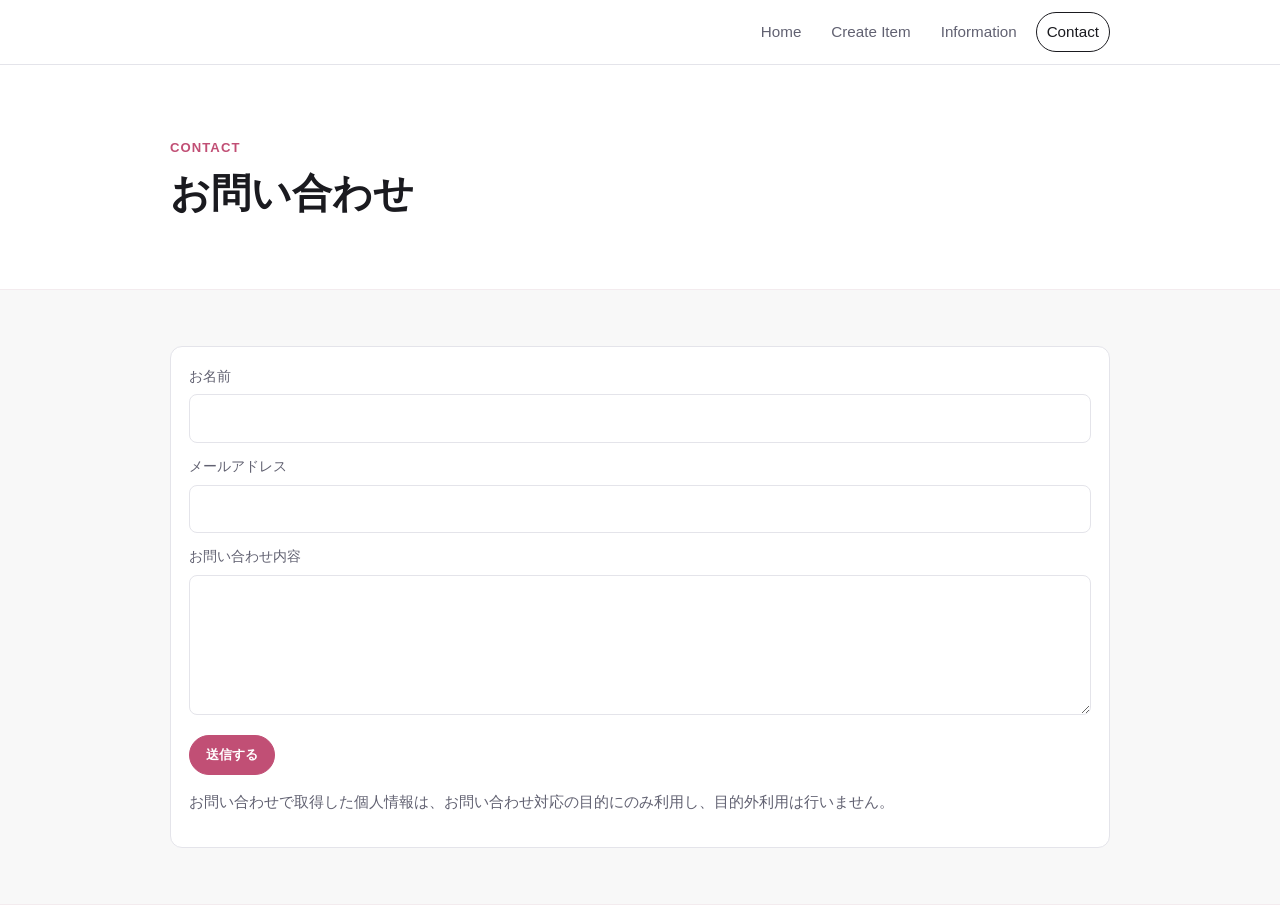
<file: Contact/index.html>
﻿<!doctype html>
<html lang="ja">
  <head>
    <meta charset="utf-8" />
    <meta name="viewport" content="width=device-width, initial-scale=1" />
    <title>Contact</title>
    <meta name="description" content="Contact: Gmail宛のお問い合わせ導線ページ。" />
    <link rel="stylesheet" href="../styles.css" />
    <script src="../analytics-config.js"></script>
    <script src="../analytics.js" defer></script>
  </head>
  <body>
    <header class="site-header">
      <div class="container nav-wrap">
        <span class="brand-placeholder" aria-hidden="true"></span>
        <nav class="site-nav" aria-label="メインナビゲーション">
          <a href="../">Home</a>
          <a href="../Create%20Item/">Create Item</a>
          <a href="../Information/">Information</a>
          <a class="active" href="./">Contact</a>
        </nav>
      </div>
    </header>

    <main>
      <section class="section hero">
        <div class="container">
          <p class="eyebrow">Contact</p>
          <h1>お問い合わせ</h1>
        </div>
      </section>

      <section class="section alt">
        <div class="container">
          <div class="form-wrap">
            <form id="contact-form" action="https://formsubmit.co/acsbne.company@gmail.com" method="post">
              <input type="hidden" name="_subject" value="kitsune-lp Contact" />
              <input type="hidden" name="_captcha" value="true" />
              <input type="hidden" name="_template" value="table" />
              <label for="name">お名前</label>
              <input id="name" name="name" type="text" required />

              <label for="email">メールアドレス</label>
              <input id="email" name="email" type="email" required />

              <label for="message">お問い合わせ内容</label>
              <textarea id="message" name="message" required></textarea>

              <button class="btn btn-primary" type="submit">送信する</button>
            </form>
            <p id="contact-status" class="note" aria-live="polite"></p>
            <p class="note">お問い合わせで取得した個人情報は、お問い合わせ対応の目的にのみ利用し、目的外利用は行いません。</p>
          </div>
        </div>
      </section>
    </main>
    <script>
      const contactForm = document.getElementById("contact-form");
      const statusText = document.getElementById("contact-status");
      contactForm.addEventListener("submit", async (event) => {
        event.preventDefault();
        statusText.textContent = "送信中です...";
        const formData = new FormData(contactForm);
        try {
          const response = await fetch("https://formsubmit.co/ajax/acsbne.company@gmail.com", {
            method: "POST",
            body: formData,
            headers: { Accept: "application/json" },
          });
          if (!response.ok) throw new Error("send_failed");
          statusText.textContent = "送信が完了しました。内容を確認して返信いたします。";
          window.dispatchEvent(new CustomEvent("marketing:form_submit", { detail: { form: "contact" } }));
          contactForm.reset();
        } catch (error) {
          statusText.textContent = "送信に失敗しました。時間をおいて再度お試しください。";
        }
      });
    </script>
  </body>
</html>
</file>
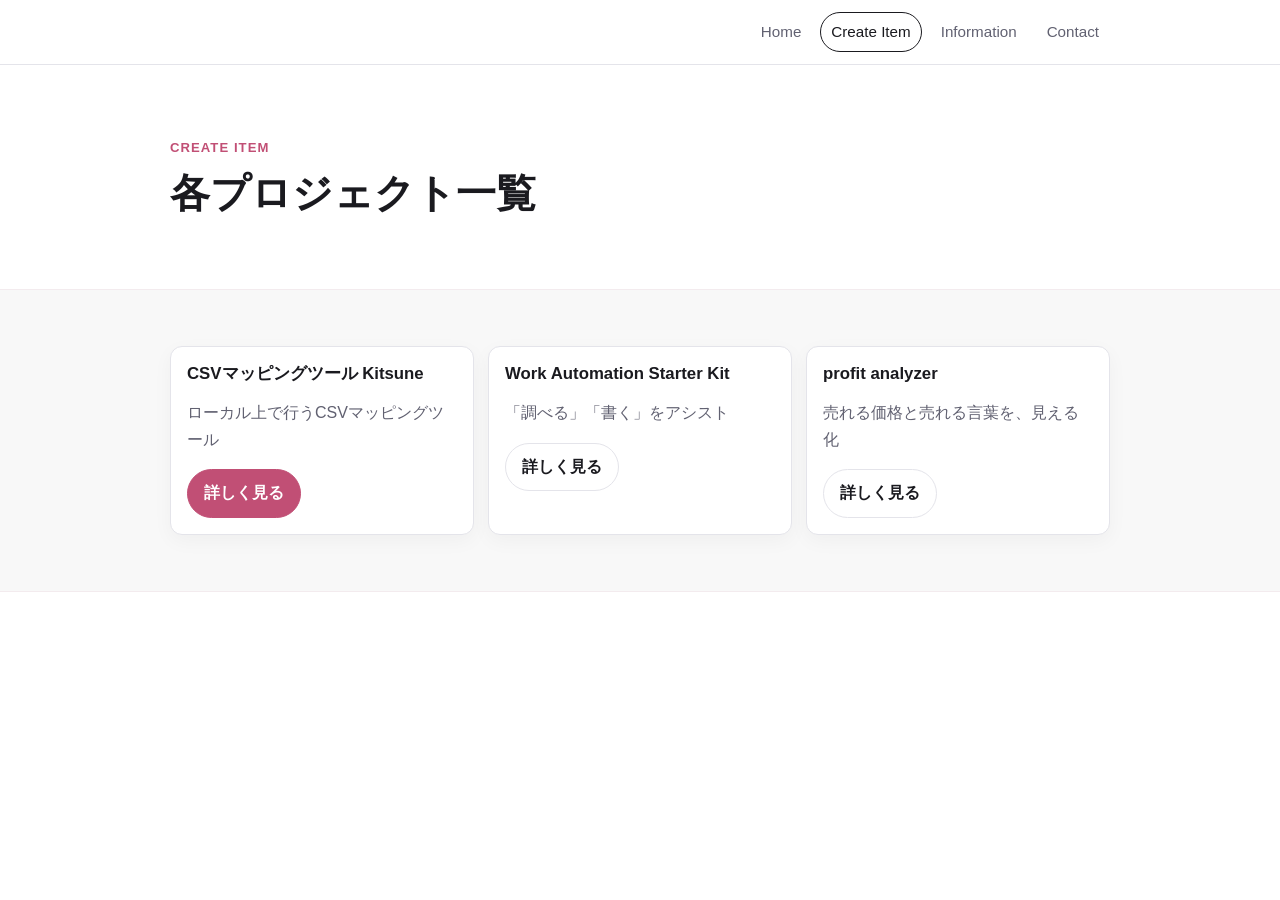
<file: Create Item/index.html>
﻿<!doctype html>
<html lang="ja">
  <head>
    <meta charset="utf-8" />
    <meta name="viewport" content="width=device-width, initial-scale=1" />
    <title>Create Item</title>
    <meta name="description" content="Create Item: 各プロジェクトLPの一覧ページ。" />
    <link rel="stylesheet" href="../styles.css" />
    <script src="../analytics-config.js"></script>
    <script src="../analytics.js" defer></script>
  </head>
  <body>
    <header class="site-header">
      <div class="container nav-wrap">
        <span class="brand-placeholder" aria-hidden="true"></span>
        <nav class="site-nav" aria-label="メインナビゲーション">
          <a href="../">Home</a>
          <a class="active" href="./">Create Item</a>
          <a href="../Information/">Information</a>
          <a href="../Contact/">Contact</a>
        </nav>
      </div>
    </header>

    <main>
      <section class="section hero">
        <div class="container">
          <p class="eyebrow">Create Item</p>
          <h1>各プロジェクト一覧</h1>
        </div>
      </section>

      <section class="section alt">
        <div class="container">
          <div class="grid grid-2">
            <article class="card">
              <h3>CSVマッピングツール Kitsune</h3>
              <p>ローカル上で行うCSVマッピングツール</p>
              <a class="btn btn-primary" href="https://ac-sbne.github.io/kitsune-newlp/" target="_blank" rel="noopener noreferrer">詳しく見る</a>
            </article>
            <article class="card">
              <h3>Work Automation Starter Kit</h3>
              <p>「調べる」「書く」をアシスト</p>
              <a class="btn" href="https://note.com/ac_sbne/n/n6659baaae9b4" target="_blank" rel="noopener noreferrer">詳しく見る</a>
            </article>
            <article class="card">
              <h3>profit analyzer</h3>
              <p>売れる価格と売れる言葉を、見える化</p>
              <a class="btn" href="https://note.com/ac_sbne/n/n46e7c49b77b5" target="_blank" rel="noopener noreferrer">詳しく見る</a>
            </article>
          </div>
        </div>
      </section>
    </main>
  </body>
</html>
</file>
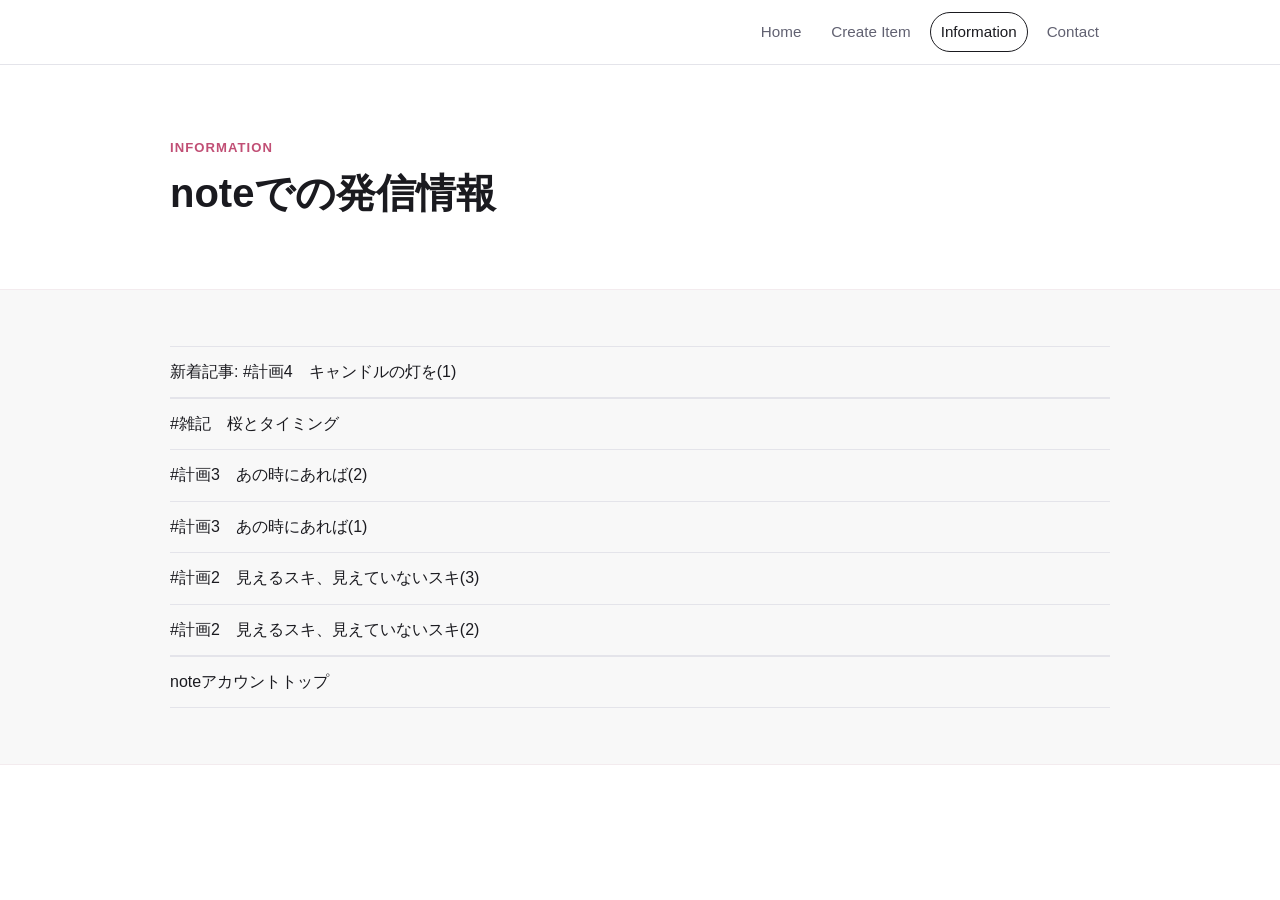
<file: Information/index.html>
﻿<!doctype html>
<html lang="ja">
  <head>
    <meta charset="utf-8" />
    <meta name="viewport" content="width=device-width, initial-scale=1" />
    <title>Information</title>
    <meta name="description" content="Information: note投稿一覧ページ。" />
    <link rel="stylesheet" href="../styles.css" />
    <script src="../analytics-config.js"></script>
    <script src="../analytics.js" defer></script>
    <script src="../note-feed.js" defer></script>
  </head>
  <body>
    <header class="site-header">
      <div class="container nav-wrap">
        <span class="brand-placeholder" aria-hidden="true"></span>
        <nav class="site-nav" aria-label="メインナビゲーション">
          <a href="../">Home</a>
          <a href="../Create%20Item/">Create Item</a>
          <a class="active" href="./">Information</a>
          <a href="../Contact/">Contact</a>
        </nav>
      </div>
    </header>

    <main>
      <section class="section hero">
        <div class="container">
          <p class="eyebrow">Information</p>
          <h1>noteでの発信情報</h1>
        </div>
      </section>

      <section class="section alt">
        <div class="container">
          <ul class="list">
            <li>
              <a id="info-latest-link" href="https://note.com/ac_sbne/n/n0c7f6ee26bd1" target="_blank" rel="noopener noreferrer">
                <span id="info-latest-title">新着記事</span>
              </a>
            </li>
          </ul>
          <ul id="info-recent-list" class="list">
            <li>
              <a href="https://note.com/ac_sbne/n/n9cc8a6b2bcd5" target="_blank" rel="noopener noreferrer">#計画3 あの時にあれば(1)</a>
            </li>
            <li>
              <a href="https://note.com/ac_sbne/n/n6659baaae9b4" target="_blank" rel="noopener noreferrer">#計画2 見えるスキ、見えていないスキ(3)</a>
            </li>
            <li>
              <a href="https://note.com/ac_sbne/n/n7b7b731d472b" target="_blank" rel="noopener noreferrer">#計画2 見えるスキ、見えていないスキ(2)</a>
            </li>
            <li>
              <a href="https://note.com/ac_sbne/n/nb1331a7518e5" target="_blank" rel="noopener noreferrer">#計画2 見えるスキ、見えていないスキ(1)</a>
            </li>
            <li>
              <a href="https://note.com/ac_sbne/n/n46e7c49b77b5" target="_blank" rel="noopener noreferrer">#計画1 利益最大化のための情報整理</a>
            </li>
          </ul>
          <ul class="list">
            <li>
              <a href="https://note.com/ac_sbne" target="_blank" rel="noopener noreferrer">noteアカウントトップ</a>
            </li>
          </ul>
        </div>
      </section>
    </main>
  </body>
</html>
</file>
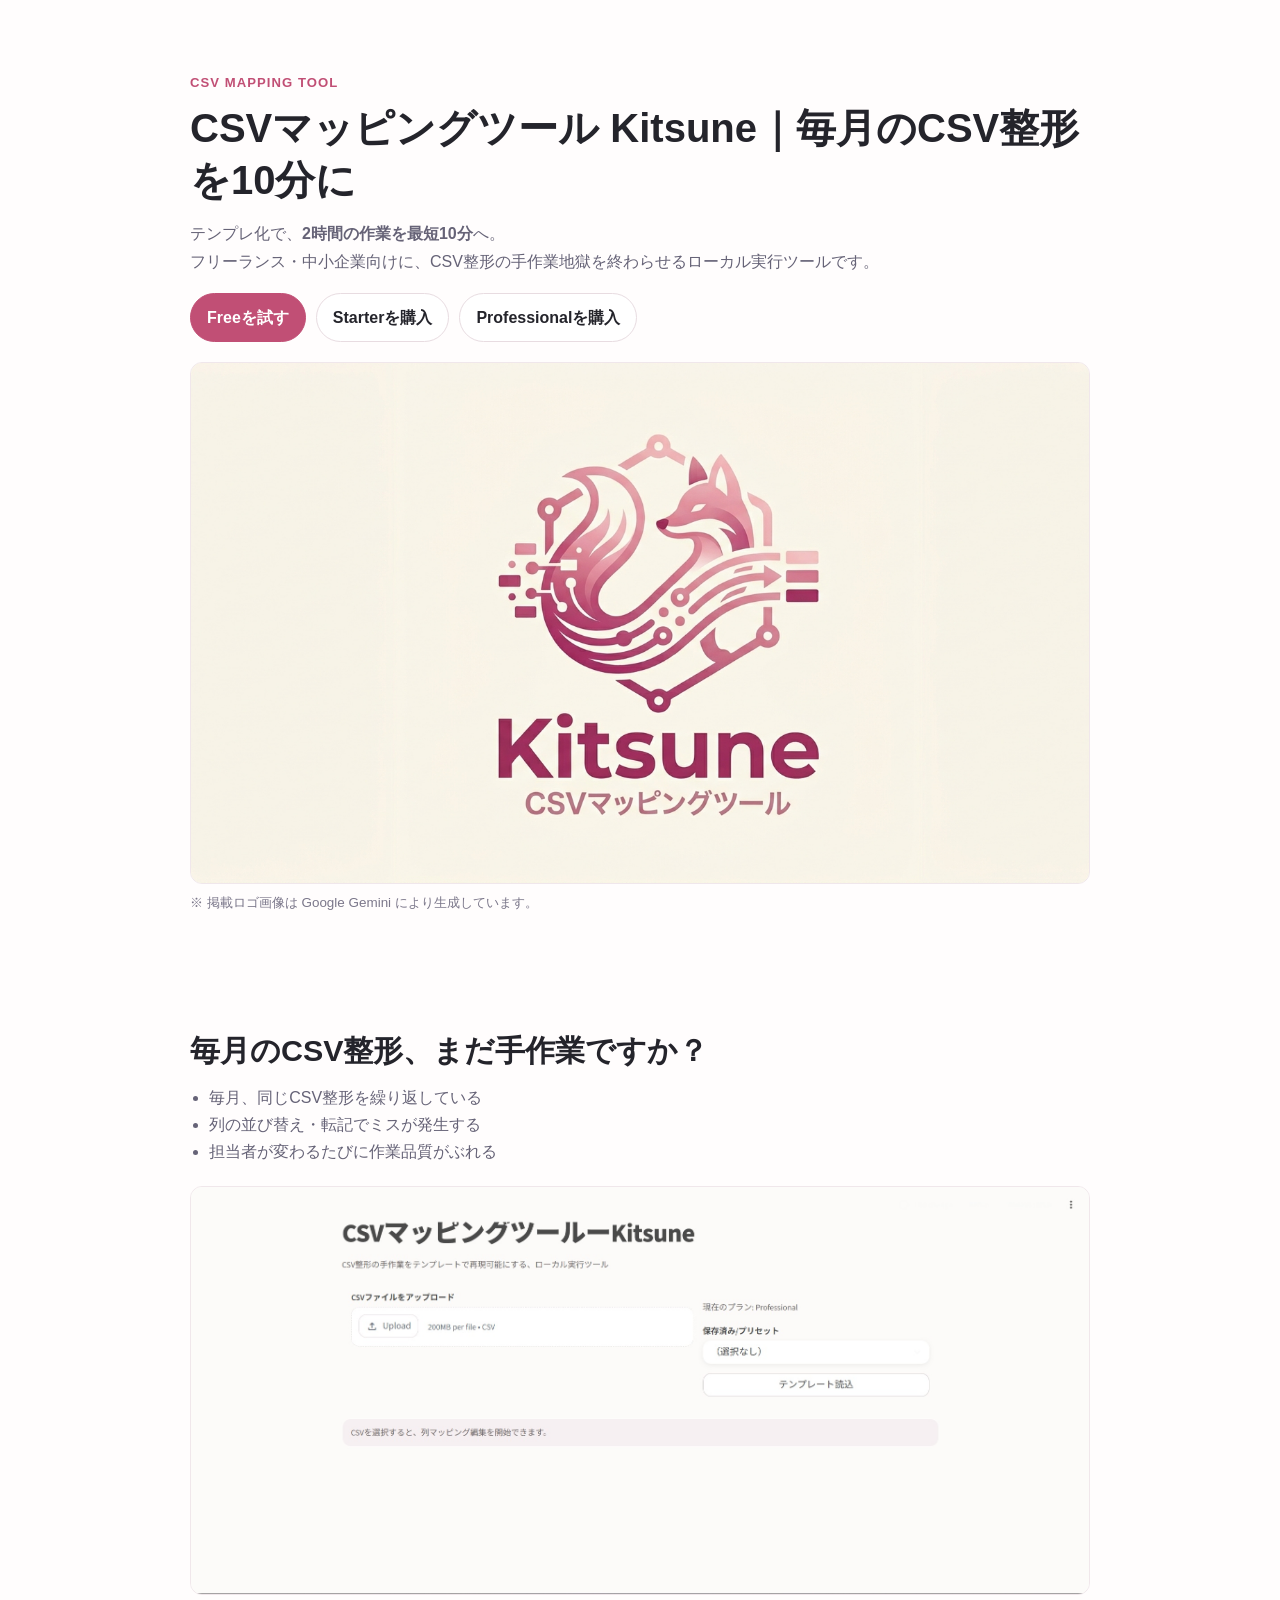
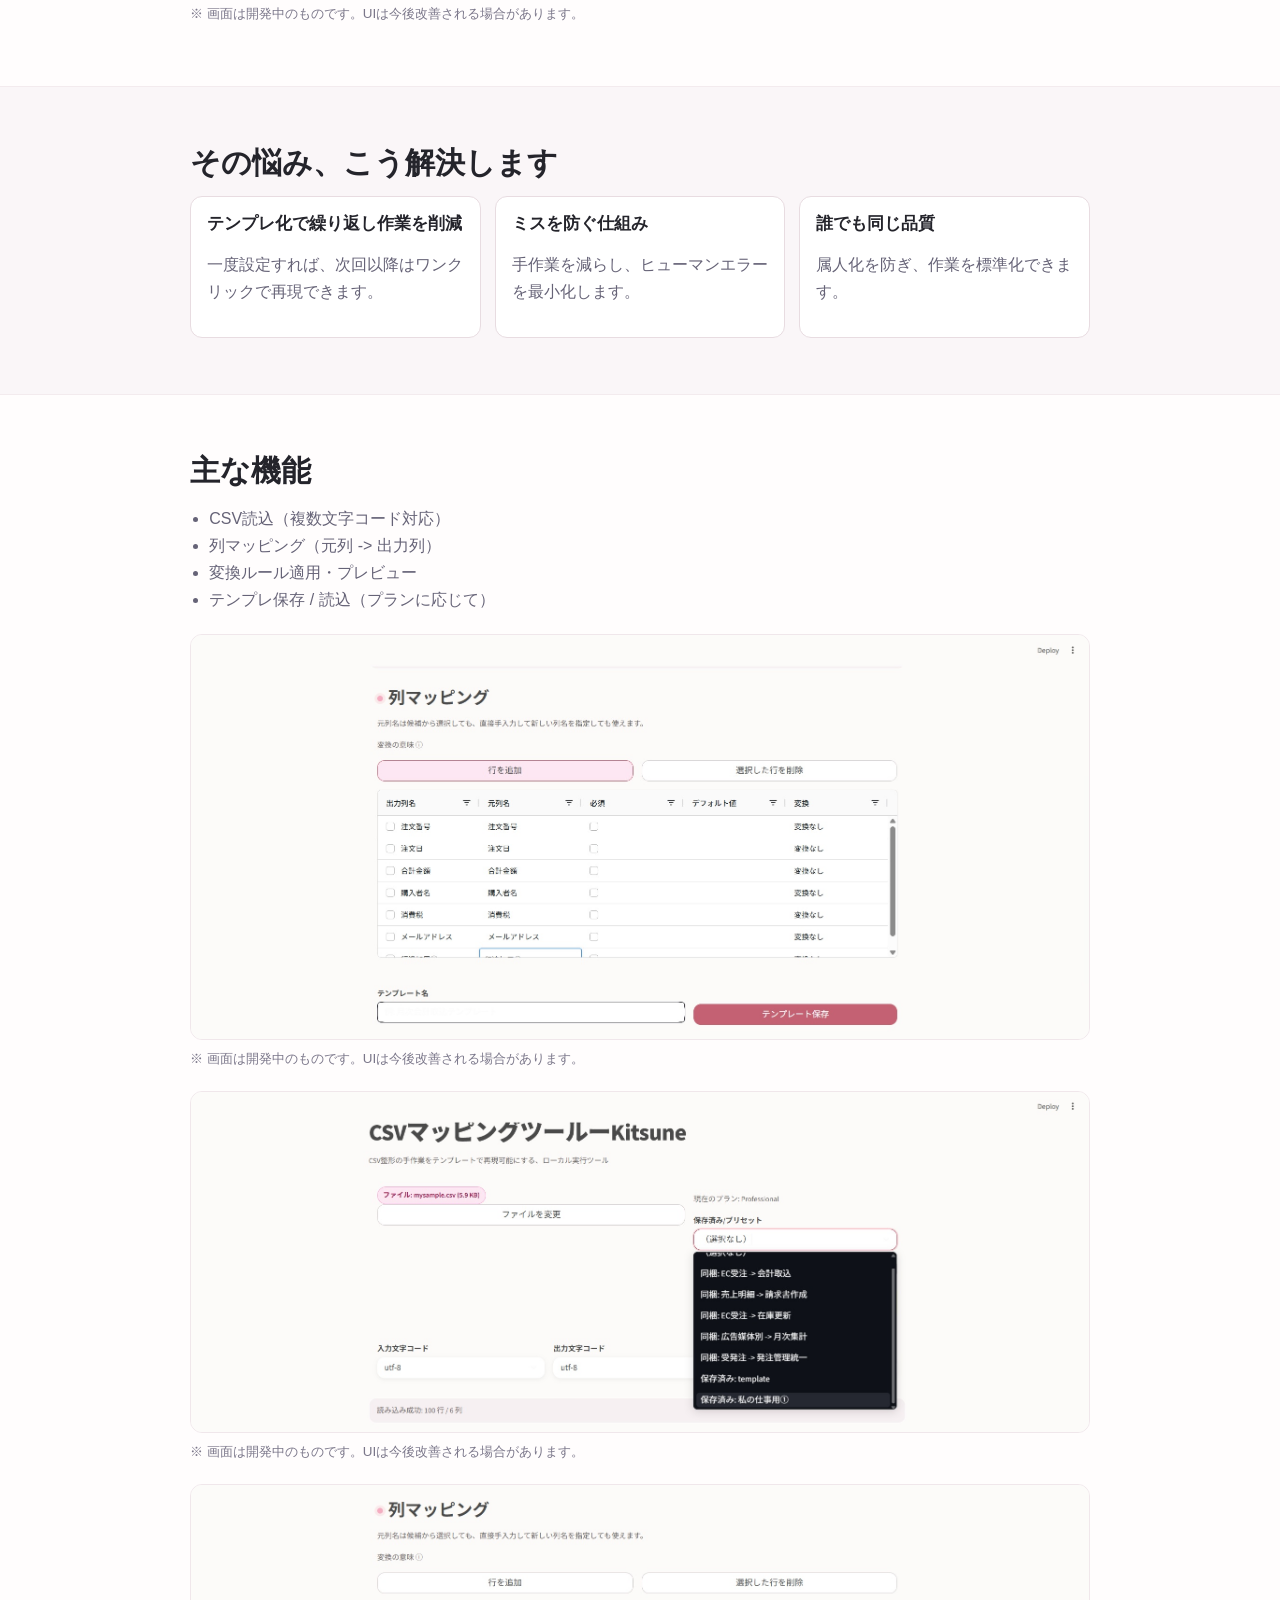
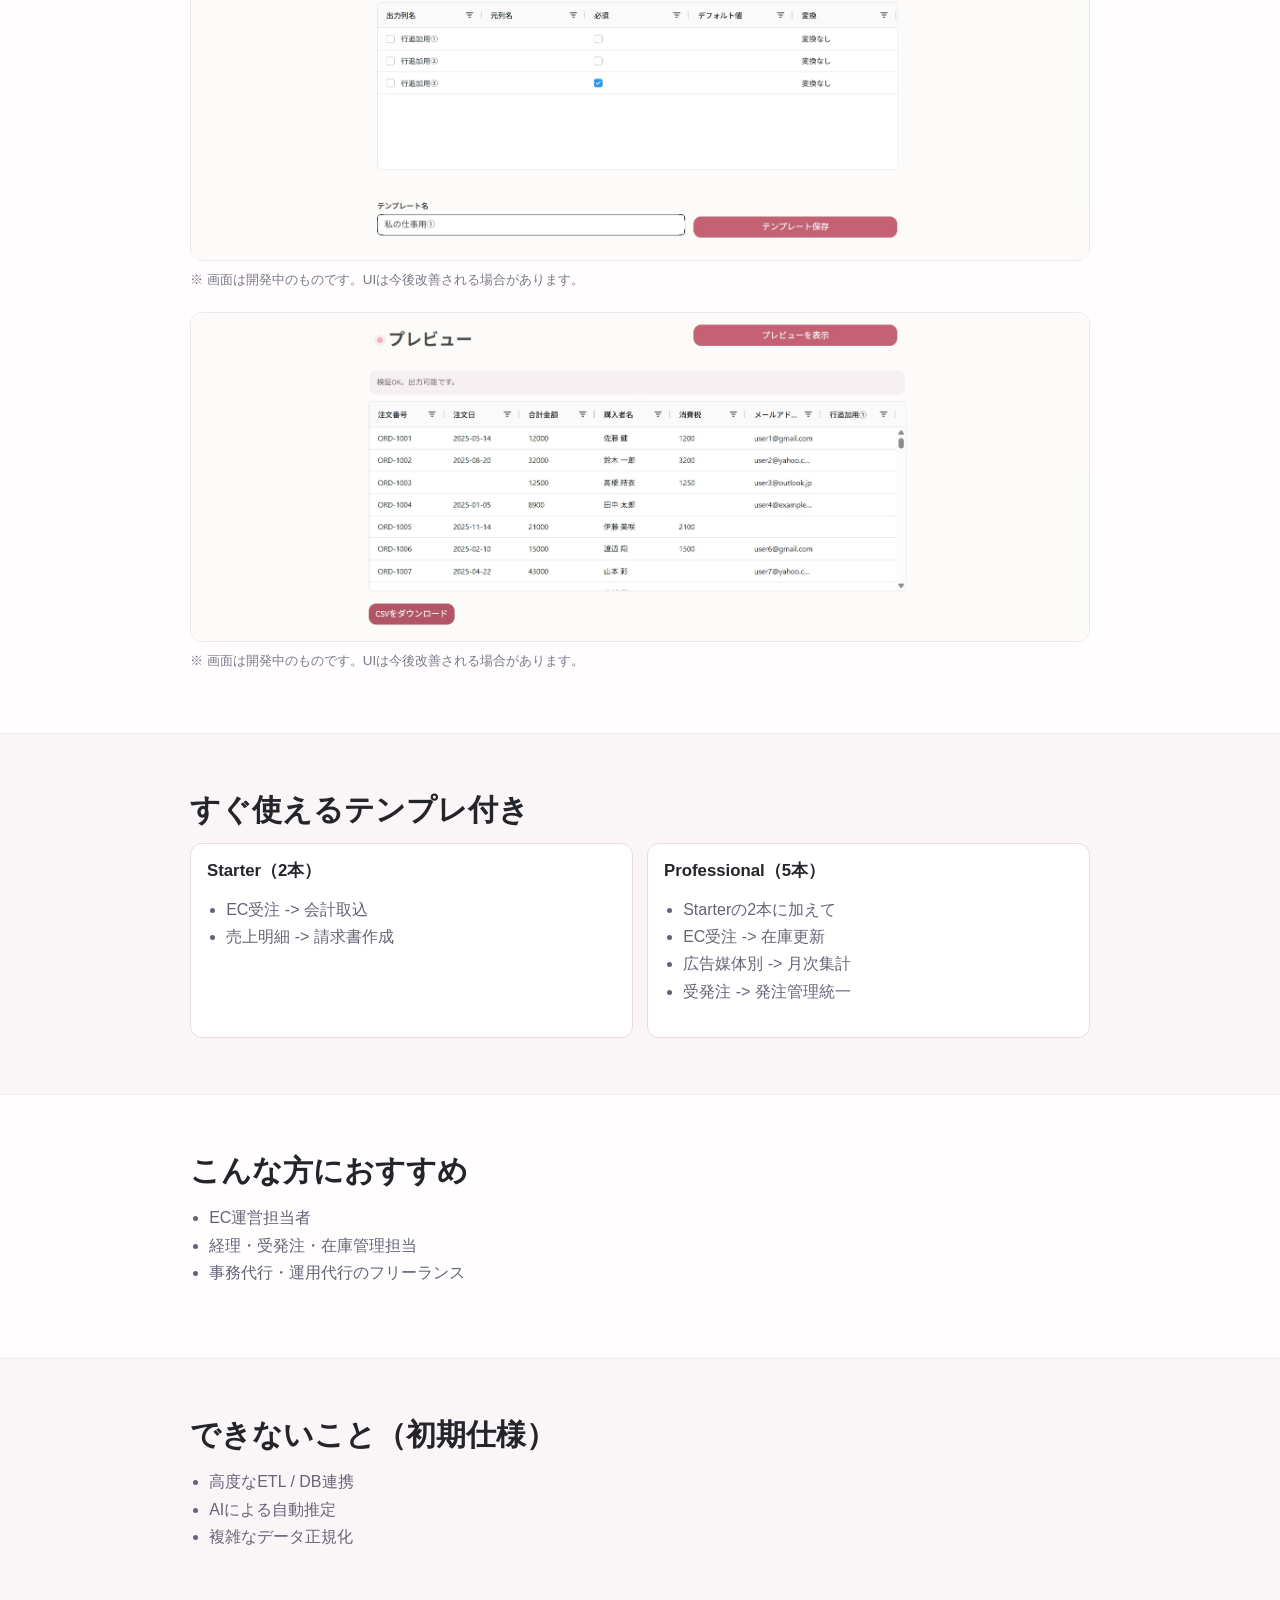
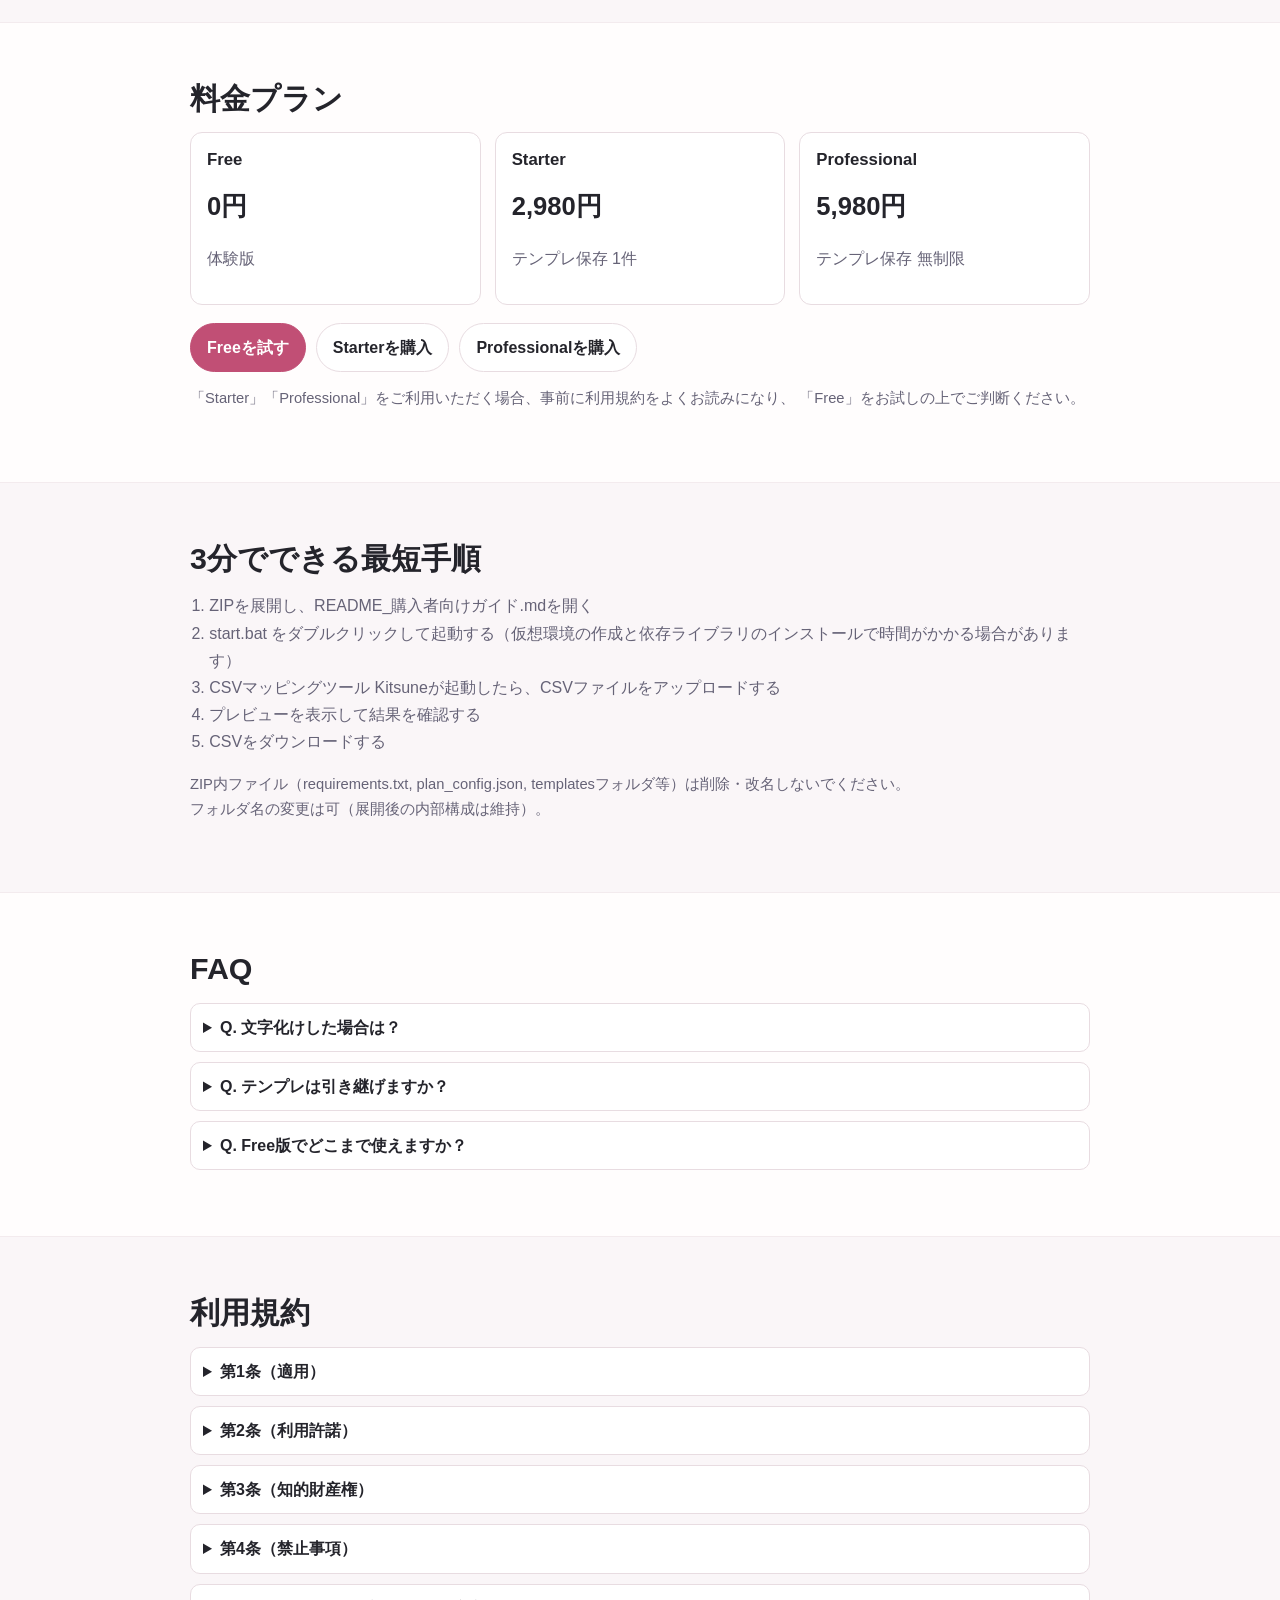
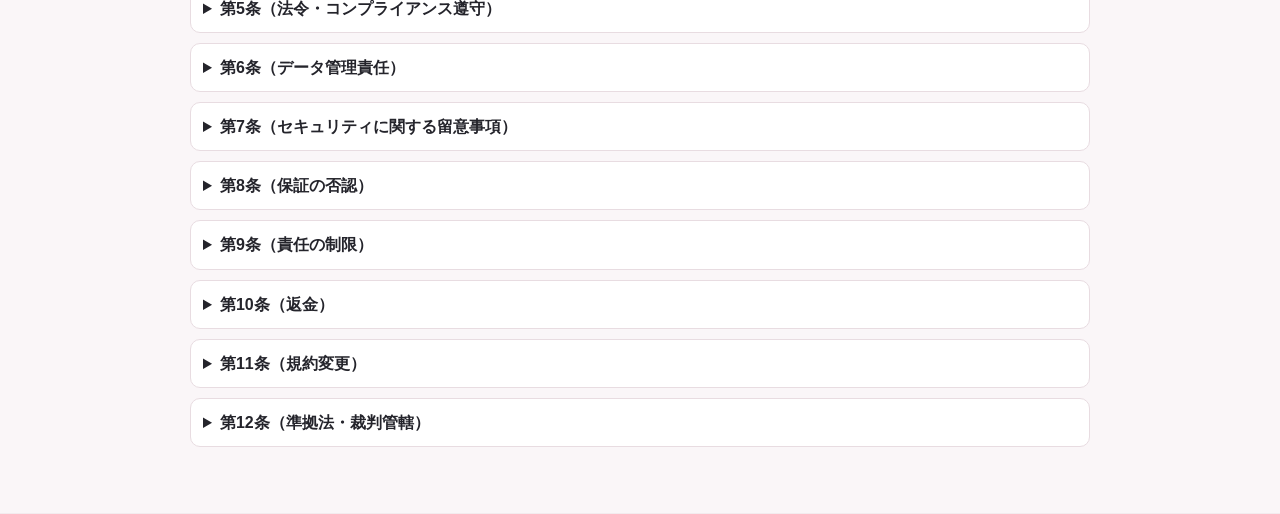
<file: kitsune-newlp/index.html>
<!doctype html>
<html lang="ja">
  <head>
    <meta charset="utf-8" />
    <meta name="viewport" content="width=device-width, initial-scale=1" />
    <title>CSVマッピングツール Kitsune｜毎月のCSV整形を10分に</title>
    <meta
      name="description"
      content="CSV整形の手作業地獄を終わらせるローカル実行ツール。テンプレ化で、2時間の作業を最短10分へ。"
    />
    <link rel="stylesheet" href="./styles.css" />
  </head>
  <body>
    <header class="hero section">
      <div class="container">
        <p class="eyebrow">CSV Mapping Tool</p>
        <h1>CSVマッピングツール Kitsune｜毎月のCSV整形を10分に</h1>
        <p class="lead">
          テンプレ化で、<strong>2時間の作業を最短10分</strong>へ。<br />
          フリーランス・中小企業向けに、CSV整形の手作業地獄を終わらせるローカル実行ツールです。
        </p>
        <div class="cta-group">
          <a
            class="btn btn-primary"
            href="https://note.com/ac_sbne/n/n0c7f6ee26bd1"
            target="_blank"
            rel="noopener noreferrer"
            >Freeを試す</a
          >
          <a
            class="btn"
            href="https://acsbnec.base.shop/items/142418197"
            target="_blank"
            rel="noopener noreferrer"
            >Starterを購入</a
          >
          <a
            class="btn"
            href="https://acsbnec.base.shop/items/142418751"
            target="_blank"
            rel="noopener noreferrer"
            >Professionalを購入</a
          >
        </div>
        <figure>
          <img src="./images/logo-kitsune.png" alt="Kitsuneロゴ" />
          <figcaption>※ 掲載ロゴ画像は Google Gemini により生成しています。</figcaption>
        </figure>
      </div>
    </header>

    <main>
      <section class="section">
        <div class="container">
          <h2>毎月のCSV整形、まだ手作業ですか？</h2>
          <ul>
            <li>毎月、同じCSV整形を繰り返している</li>
            <li>列の並び替え・転記でミスが発生する</li>
            <li>担当者が変わるたびに作業品質がぶれる</li>
          </ul>
          <figure>
            <img src="./images/screen-upload.png" alt="CSVアップロード画面" />
            <figcaption>※ 画面は開発中のものです。UIは今後改善される場合があります。</figcaption>
          </figure>
        </div>
      </section>

      <section class="section alt">
        <div class="container">
          <h2>その悩み、こう解決します</h2>
          <div class="grid grid-3">
            <article class="card">
              <h3>テンプレ化で繰り返し作業を削減</h3>
              <p>一度設定すれば、次回以降はワンクリックで再現できます。</p>
            </article>
            <article class="card">
              <h3>ミスを防ぐ仕組み</h3>
              <p>手作業を減らし、ヒューマンエラーを最小化します。</p>
            </article>
            <article class="card">
              <h3>誰でも同じ品質</h3>
              <p>属人化を防ぎ、作業を標準化できます。</p>
            </article>
          </div>
        </div>
      </section>

      <section class="section">
        <div class="container">
          <h2>主な機能</h2>
          <ul>
            <li>CSV読込（複数文字コード対応）</li>
            <li>列マッピング（元列 -&gt; 出力列）</li>
            <li>変換ルール適用・プレビュー</li>
            <li>テンプレ保存 / 読込（プランに応じて）</li>
          </ul>

          <figure>
            <img src="./images/screen-mapping.png" alt="列マッピング画面" />
            <figcaption>※ 画面は開発中のものです。UIは今後改善される場合があります。</figcaption>
          </figure>

          <figure>
            <img src="./images/screen-template-save.png" alt="テンプレート保存画面" />
            <figcaption>※ 画面は開発中のものです。UIは今後改善される場合があります。</figcaption>
          </figure>

          <figure>
            <img src="./images/screen-preset-load.png" alt="プリセット読込画面" />
            <figcaption>※ 画面は開発中のものです。UIは今後改善される場合があります。</figcaption>
          </figure>

          <figure>
            <img src="./images/screen-preview-export.png" alt="プレビューとCSV出力画面" />
            <figcaption>※ 画面は開発中のものです。UIは今後改善される場合があります。</figcaption>
          </figure>
        </div>
      </section>

      <section class="section alt">
        <div class="container">
          <h2>すぐ使えるテンプレ付き</h2>
          <div class="grid grid-2">
            <article class="card">
              <h3>Starter（2本）</h3>
              <ul>
                <li>EC受注 -&gt; 会計取込</li>
                <li>売上明細 -&gt; 請求書作成</li>
              </ul>
            </article>
            <article class="card">
              <h3>Professional（5本）</h3>
              <ul>
                <li>Starterの2本に加えて</li>
                <li>EC受注 -&gt; 在庫更新</li>
                <li>広告媒体別 -&gt; 月次集計</li>
                <li>受発注 -&gt; 発注管理統一</li>
              </ul>
            </article>
          </div>
        </div>
      </section>

      <section class="section">
        <div class="container">
          <h2>こんな方におすすめ</h2>
          <ul>
            <li>EC運営担当者</li>
            <li>経理・受発注・在庫管理担当</li>
            <li>事務代行・運用代行のフリーランス</li>
          </ul>
        </div>
      </section>

      <section class="section alt">
        <div class="container">
          <h2>できないこと（初期仕様）</h2>
          <ul>
            <li>高度なETL / DB連携</li>
            <li>AIによる自動推定</li>
            <li>複雑なデータ正規化</li>
          </ul>
        </div>
      </section>

      <section class="section">
        <div class="container">
          <h2>料金プラン</h2>
          <div class="grid grid-3">
            <article class="card">
              <h3>Free</h3>
              <p class="price">0円</p>
              <p>体験版</p>
            </article>
            <article class="card">
              <h3>Starter</h3>
              <p class="price">2,980円</p>
              <p>テンプレ保存 1件</p>
            </article>
            <article class="card">
              <h3>Professional</h3>
              <p class="price">5,980円</p>
              <p>テンプレ保存 無制限</p>
            </article>
          </div>
          <div class="cta-group cta-bottom">
            <a
              class="btn btn-primary"
              href="https://note.com/ac_sbne/n/n0c7f6ee26bd1"
              target="_blank"
              rel="noopener noreferrer"
              >Freeを試す</a
            >
            <a
              class="btn"
              href="https://acsbnec.base.shop/items/142418197"
              target="_blank"
              rel="noopener noreferrer"
              >Starterを購入</a
            >
            <a
              class="btn"
              href="https://acsbnec.base.shop/items/142418751"
              target="_blank"
              rel="noopener noreferrer"
              >Professionalを購入</a
            >
          </div>
          <p class="note">
            「Starter」「Professional」をご利用いただく場合、事前に利用規約をよくお読みになり、
            「Free」をお試しの上でご判断ください。
          </p>
        </div>
      </section>

      <section class="section alt">
        <div class="container">
          <h2>3分でできる最短手順</h2>
          <ol>
            <li>ZIPを展開し、README_購入者向けガイド.mdを開く</li>
            <li>
              start.bat をダブルクリックして起動する（仮想環境の作成と依存ライブラリのインストールで時間がかかる場合があります）
            </li>
            <li>CSVマッピングツール Kitsuneが起動したら、CSVファイルをアップロードする</li>
            <li>プレビューを表示して結果を確認する</li>
            <li>CSVをダウンロードする</li>
          </ol>
          <p class="note">
            ZIP内ファイル（requirements.txt, plan_config.json, templatesフォルダ等）は削除・改名しないでください。<br />
            フォルダ名の変更は可（展開後の内部構成は維持）。
          </p>
        </div>
      </section>

      <section class="section">
        <div class="container">
          <h2>FAQ</h2>
          <details>
            <summary>Q. 文字化けした場合は？</summary>
            <p>A. 入力文字コードを utf-8 / cp932 で切り替えてください。</p>
          </details>
          <details>
            <summary>Q. テンプレは引き継げますか？</summary>
            <p>A. 同一環境内で保持可能です。</p>
          </details>
          <details>
            <summary>Q. Free版でどこまで使えますか？</summary>
            <p>A. 基本操作の体験と出力確認が可能です。</p>
          </details>
        </div>
      </section>

      <section class="section alt">
        <div class="container">
          <h2>利用規約</h2>
          <details>
            <summary>第1条（適用）</summary>
            <p>
              本規約は、CSVマッピングツール Kitsune（以下「本製品」）の利用条件を定めるものです。購入者または利用者（以下「利用者」）は、本規約に同意のうえ本製品を利用するものとします。
            </p>
          </details>
          <details>
            <summary>第2条（利用許諾）</summary>
            <p>
              販売者は、利用者に対し、本規約に従うことを条件として、本製品を日本国内において非独占的・譲渡不可で利用する権利を許諾します。利用者は、自己または自己の所属組織内業務目的に限り本製品を利用できます。
            </p>
          </details>
          <details>
            <summary>第3条（知的財産権）</summary>
            <p>
              本製品に関する著作権、商標権、ノウハウその他一切の知的財産権は、販売者または正当な権利者に帰属します。本規約により、知的財産権の譲渡は一切行われません。
            </p>
          </details>
          <details>
            <summary>第4条（禁止事項）</summary>
            <ul>
              <li>本製品の再配布、再販売、貸与、公衆送信、共有リンク等による第三者提供</li>
              <li>リバースエンジニアリング、逆コンパイル、逆アセンブル等（法令上明示的に許容される場合を除く）</li>
              <li>本製品の改変物を本製品として頒布・販売する行為</li>
              <li>法令、公序良俗、業界ガイドラインに反する目的での利用</li>
              <li>第三者の権利・利益を侵害する利用</li>
            </ul>
          </details>
          <details>
            <summary>第5条（法令・コンプライアンス遵守）</summary>
            <p>
              利用者は、本製品の利用にあたり、日本国内の関係法令（個人情報保護法、著作権法、不正競争防止法、下請法、業法等を含むがこれらに限られない）および自社内規程を遵守するものとします。入力データに含まれる個人情報・機微情報の取扱いについて、利用者自身の責任で適法性を確保するものとします。
            </p>
          </details>
          <details>
            <summary>第6条（データ管理責任）</summary>
            <p>
              本製品への入力データ、出力データ、テンプレート設定の管理責任は利用者にあります。必要に応じてバックアップ、アクセス制御、端末保護、保存先管理等の安全管理措置を講じるものとします。
            </p>
          </details>
          <details>
            <summary>第7条（セキュリティに関する留意事項）</summary>
            <p>
              本製品はローカル実行を前提としますが、利用環境起因の情報漏えい・改ざん・消失リスクを完全に排除するものではありません。販売者は合理的な範囲で品質向上に努めますが、利用者環境起因の事故について保証しません。
            </p>
          </details>
          <details>
            <summary>第8条（保証の否認）</summary>
            <p>
              本製品は「現状有姿」で提供され、特定目的適合性、完全性、正確性、継続性、無停止性、無瑕疵性を含む明示または黙示の保証を行いません。利用者は、出力結果を業務利用前に自己責任で検証するものとします。
            </p>
          </details>
          <details>
            <summary>第9条（責任の制限）</summary>
            <p>
              販売者は、故意または重過失による場合を除き、本製品の利用または利用不能に関連して生じた間接損害、特別損害、逸失利益、データ消失損害等について責任を負いません。責任を負う場合でも、法令上許容される範囲で責任総額は当該利用者が支払った本製品代金相当額を上限とします。
            </p>
          </details>
          <details>
            <summary>第10条（返金）</summary>
            <p>本製品について返金は行いません。購入前に動作環境・要件をご確認ください。</p>
          </details>
          <details>
            <summary>第11条（規約変更）</summary>
            <p>販売者は、必要に応じて本規約を変更できるものとします。重要な変更は販売ページまたは配布ドキュメント等で周知します。</p>
          </details>
          <details>
            <summary>第12条（準拠法・裁判管轄）</summary>
            <p>
              本規約は日本法に準拠し、日本法に従って解釈されます。本規約または本製品に関して紛争が生じた場合、販売者所在地を管轄する地方裁判所または簡易裁判所を第一審の専属的合意管轄裁判所とします。
            </p>
          </details>
        </div>
      </section>
    </main>
  </body>
</html>
</file>
<file: styles.css>
﻿:root {
  --bg: #ffffff;
  --bg-alt: #f8f8f8;
  --text: #1a1a1f;
  --muted: #616171;
  --primary: #c14f75;
  --primary-dark: #a23f62;
  --border: #e4e4ea;
  --max: 980px;
}

* { box-sizing: border-box; }
body {
  margin: 0;
  font-family: -apple-system, BlinkMacSystemFont, "Segoe UI", "Yu Gothic UI", "Yu Gothic", sans-serif;
  line-height: 1.65;
  color: var(--text);
  background: var(--bg);
}
.container { width: min(100%, var(--max)); margin: 0 auto; padding: 0 20px; }
.site-header { position: sticky; top: 0; z-index: 100; border-bottom: 1px solid var(--border); background: rgba(255,255,255,.96); backdrop-filter: blur(6px); }
.nav-wrap { min-height: 64px; display: flex; align-items: center; justify-content: space-between; gap: 12px; }
.site-nav { display: flex; flex-wrap: wrap; gap: 8px; }
.site-nav a { text-decoration: none; color: var(--muted); border: 1px solid transparent; border-radius: 999px; padding: 6px 10px; font-size: .95rem; }
.site-nav a:hover { border-color: #d8d8e0; color: var(--text); }
.site-nav a.active { border-color: var(--text); color: var(--text); }
.brand-placeholder { width: 76px; height: 1px; }

.section { padding: 56px 0; }
.section.alt { background: var(--bg-alt); border-top: 1px solid #f3ebee; border-bottom: 1px solid #f3ebee; }
.hero { padding-top: 72px; }
.eyebrow { margin: 0 0 8px; font-size: .82rem; letter-spacing: .08em; text-transform: uppercase; color: var(--primary); font-weight: 700; }
h1,h2,h3 { line-height: 1.3; margin: 0 0 14px; }
h1 { font-size: clamp(1.8rem,4vw,2.5rem); }
h2 { font-size: clamp(1.35rem,2.7vw,1.9rem); }
h3 { font-size: 1.05rem; }
p,li { color: var(--muted); }

.grid { display: grid; gap: 14px; }
.grid-2 { grid-template-columns: repeat(auto-fit, minmax(250px, 1fr)); }
.grid-3 { grid-template-columns: repeat(auto-fit, minmax(210px, 1fr)); }
.compact-grid { max-width: 860px; }
.card { border: 1px solid var(--border); background: #fff; border-radius: 12px; padding: 16px; box-shadow: 0 6px 20px rgba(13,14,26,.04); }

.feature-card { display: flex; gap: 16px; align-items: center; justify-content: space-between; }
.feature-body { flex: 1; min-width: 260px; }
.feature-image { width: min(40%, 320px); aspect-ratio: 16/9; object-fit: cover; border-radius: 10px; }
.summary { margin-bottom: 14px; font-size: .93rem; }

.btn { display: inline-block; padding: 10px 16px; border-radius: 999px; text-decoration: none; border: 1px solid var(--border); color: var(--text); background: #fff; font-weight: 600; }
.btn:hover { border-color: #d7c4cc; }
.btn-primary { background: var(--primary); border-color: var(--primary); color: #fff; }
.btn-primary:hover { background: var(--primary-dark); border-color: var(--primary-dark); }

.list { list-style: none; margin: 0; padding-left: 0; border-top: 1px solid var(--border); }
.list li { border-bottom: 1px solid var(--border); }
.list a { display: block; text-decoration: none; color: var(--text); padding: 12px 0; }

.form-wrap { border: 1px solid var(--border); border-radius: 12px; background: #fff; padding: 18px; }
label { display: block; margin: 0 0 6px; color: var(--muted); font-size: .9rem; }
input,textarea { width: 100%; border: 1px solid var(--border); border-radius: 8px; padding: 10px 12px; margin-bottom: 12px; font: inherit; }
textarea { min-height: 140px; resize: vertical; }
.note { margin-top: 12px; font-size: .92rem; color: var(--muted); }

@media (max-width: 640px) {
  .section { padding: 46px 0; }
  .nav-wrap { flex-direction: column; justify-content: center; padding: 10px 0; }
  .feature-card { flex-direction: column; align-items: flex-start; }
  .feature-image { width: 100%; max-width: 100%; }
}
</file>
<file: kitsune-newlp/styles.css>
:root {
  --bg: #fffdfd;
  --bg-alt: #faf6f8;
  --text: #24242b;
  --muted: #666377;
  --primary: #c14f75;
  --primary-dark: #a23f62;
  --border: #e8dce1;
  --max: 940px;
}

* {
  box-sizing: border-box;
}

body {
  margin: 0;
  font-family: -apple-system, BlinkMacSystemFont, "Segoe UI", "Hiragino Kaku Gothic ProN",
    "Yu Gothic UI", "Yu Gothic", sans-serif;
  line-height: 1.7;
  color: var(--text);
  background: var(--bg);
}

.container {
  max-width: var(--max);
  margin: 0 auto;
  padding: 0 20px;
}

.section {
  padding: 56px 0;
}

.section.alt {
  background: var(--bg-alt);
  border-top: 1px solid #f3ebee;
  border-bottom: 1px solid #f3ebee;
}

.hero {
  padding-top: 72px;
}

.eyebrow {
  margin: 0 0 8px;
  font-size: 0.82rem;
  letter-spacing: 0.08em;
  text-transform: uppercase;
  color: var(--primary);
  font-weight: 700;
}

h1,
h2,
h3 {
  line-height: 1.3;
  margin: 0 0 14px;
}

h1 {
  font-size: clamp(1.8rem, 4vw, 2.5rem);
}

h2 {
  font-size: clamp(1.35rem, 2.7vw, 1.9rem);
}

h3 {
  font-size: 1.05rem;
}

.lead {
  margin: 0;
  color: var(--muted);
}

p,
li {
  color: var(--muted);
}

ul,
ol {
  margin-top: 8px;
  padding-left: 1.2rem;
}

.grid {
  display: grid;
  gap: 14px;
}

.grid-2 {
  grid-template-columns: repeat(auto-fit, minmax(250px, 1fr));
}

.grid-3 {
  grid-template-columns: repeat(auto-fit, minmax(210px, 1fr));
}

.card {
  border: 1px solid var(--border);
  background: #fff;
  border-radius: 12px;
  padding: 16px;
}

.price {
  margin: 0 0 4px;
  font-size: 1.6rem;
  color: var(--text);
  font-weight: 800;
}

.cta-group {
  display: flex;
  flex-wrap: wrap;
  gap: 10px;
  margin: 18px 0 14px;
}

.btn {
  display: inline-block;
  padding: 10px 16px;
  border-radius: 999px;
  text-decoration: none;
  border: 1px solid var(--border);
  color: var(--text);
  background: #fff;
  font-weight: 600;
}

.btn:hover {
  border-color: #d7c4cc;
}

.btn-primary {
  background: var(--primary);
  border-color: var(--primary);
  color: #fff;
}

.btn-primary:hover {
  background: var(--primary-dark);
  border-color: var(--primary-dark);
}

.cta-bottom {
  margin-top: 18px;
}

figure {
  margin: 20px 0 4px;
}

img {
  width: 100%;
  border-radius: 12px;
  border: 1px solid #f0e7eb;
  display: block;
}

figcaption {
  margin-top: 8px;
  font-size: 0.84rem;
  color: #7b778a;
}

.note {
  margin-top: 12px;
  font-size: 0.92rem;
}

details {
  border: 1px solid var(--border);
  border-radius: 10px;
  padding: 10px 12px;
  margin: 10px 0;
  background: #fff;
}

summary {
  cursor: pointer;
  font-weight: 600;
  color: var(--text);
}

details p,
details ul {
  margin: 10px 0 4px;
}

@media (max-width: 640px) {
  .section {
    padding: 46px 0;
  }
}
</file>
